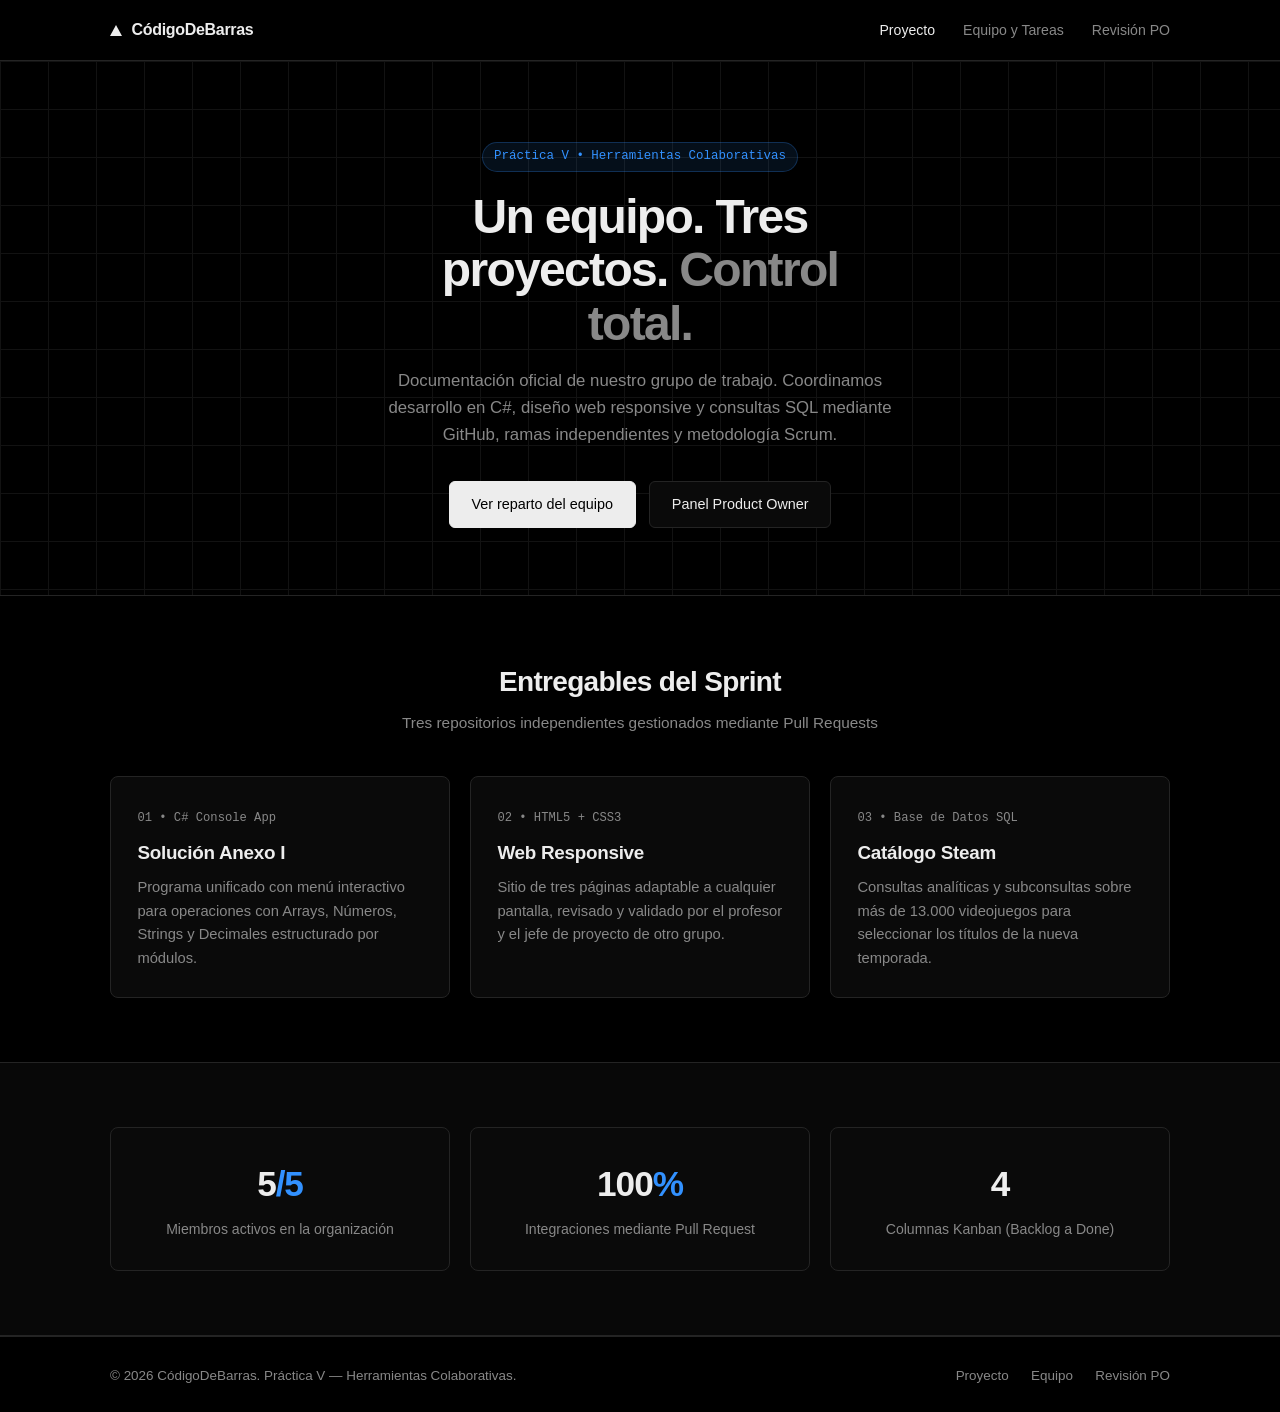
<file: Web/index.html>
<!DOCTYPE html>
<html lang="es">
<head>
  <meta charset="UTF-8">
  <meta name="viewport" content="width=device-width, initial-scale=1.0">
  <title>CódigoDeBarras &mdash; Proyecto Colaborativo</title>
  <link rel="stylesheet" href="css/styles.css">
</head>
<body>
  <header class="navbar">
    <div class="container nav-wrapper">
      <a href="index.html" class="logo">
        <span class="logo-dot"></span>
        CódigoDeBarras
      </a>

      <input type="checkbox" id="menu-toggle" class="menu-checkbox">
      <label for="menu-toggle" class="menu-toggle" aria-label="Abrir menú">
        <span></span>
        <span></span>
      </label>

      <ul class="nav-links">
        <li><a href="index.html" class="active">Proyecto</a></li>
        <li><a href="equipo.html">Equipo y Tareas</a></li>
        <li><a href="contacto.html">Revisión PO</a></li>
      </ul>
    </div>
  </header>

  <main>
    <!-- PORTADA PRINCIPAL -->
    <section class="hero">
      <div class="container">
        <span class="eyebrow">Práctica V &bull; Herramientas Colaborativas</span>
        <h1>Un equipo. Tres proyectos. <span>Control total.</span></h1>
        <p>
          Documentación oficial de nuestro grupo de trabajo. Coordinamos desarrollo en C#,
          diseño web responsive y consultas SQL mediante GitHub, ramas independientes y metodología Scrum.
        </p>
        <div class="hero-actions">
          <a href="equipo.html" class="btn btn-primary">Ver reparto del equipo</a>
          <a href="contacto.html" class="btn btn-secondary">Panel Product Owner</a>
        </div>
      </div>
    </section>
    <section class="section">
      <div class="container">
        <div class="section-header">
          <h2>Entregables del Sprint</h2>
          <p>Tres repositorios independientes gestionados mediante Pull Requests</p>
        </div>

        <div class="grid-3">
          <article class="card">
            <span class="card-tag">01 &bull; C# Console App</span>
            <h3>Solución Anexo I</h3>
            <p>
              Programa unificado con menú interactivo para operaciones con Arrays,
              Números, Strings y Decimales estructurado por módulos.
            </p>
          </article>

          <article class="card">
            <span class="card-tag">02 &bull; HTML5 + CSS3</span>
            <h3>Web Responsive</h3>
            <p>
              Sitio de tres páginas adaptable a cualquier pantalla, revisado y validado
              por el profesor y el jefe de proyecto de otro grupo.
            </p>
          </article>

          <article class="card">
            <span class="card-tag">03 &bull; Base de Datos SQL</span>
            <h3>Catálogo Steam</h3>
            <p>
              Consultas analíticas y subconsultas sobre más de 13.000 videojuegos para
              seleccionar los títulos de la nueva temporada.
            </p>
          </article>
        </div>
      </div>
    </section>

    <section class="section section-alt">
      <div class="container">
        <div class="metrics-grid">
          <div class="metric-card">
            <span class="metric-value">5<span>/5</span></span>
            <span class="metric-label">Miembros activos en la organización</span>
          </div>
          <div class="metric-card">
            <span class="metric-value">100<span>%</span></span>
            <span class="metric-label">Integraciones mediante Pull Request</span>
          </div>
          <div class="metric-card">
            <span class="metric-value">4</span>
            <span class="metric-label">Columnas Kanban (Backlog a Done)</span>
          </div>
        </div>
      </div>
    </section>
  </main>

  <footer>
    <div class="container footer-content">
      <p>&copy; 2026 CódigoDeBarras. Práctica V &mdash; Herramientas Colaborativas.</p>
      <div class="footer-links">
        <a href="index.html">Proyecto</a>
        <a href="equipo.html">Equipo</a>
        <a href="contacto.html">Revisión PO</a>
      </div>
    </div>
  </footer>
</body>
</html>
</file>
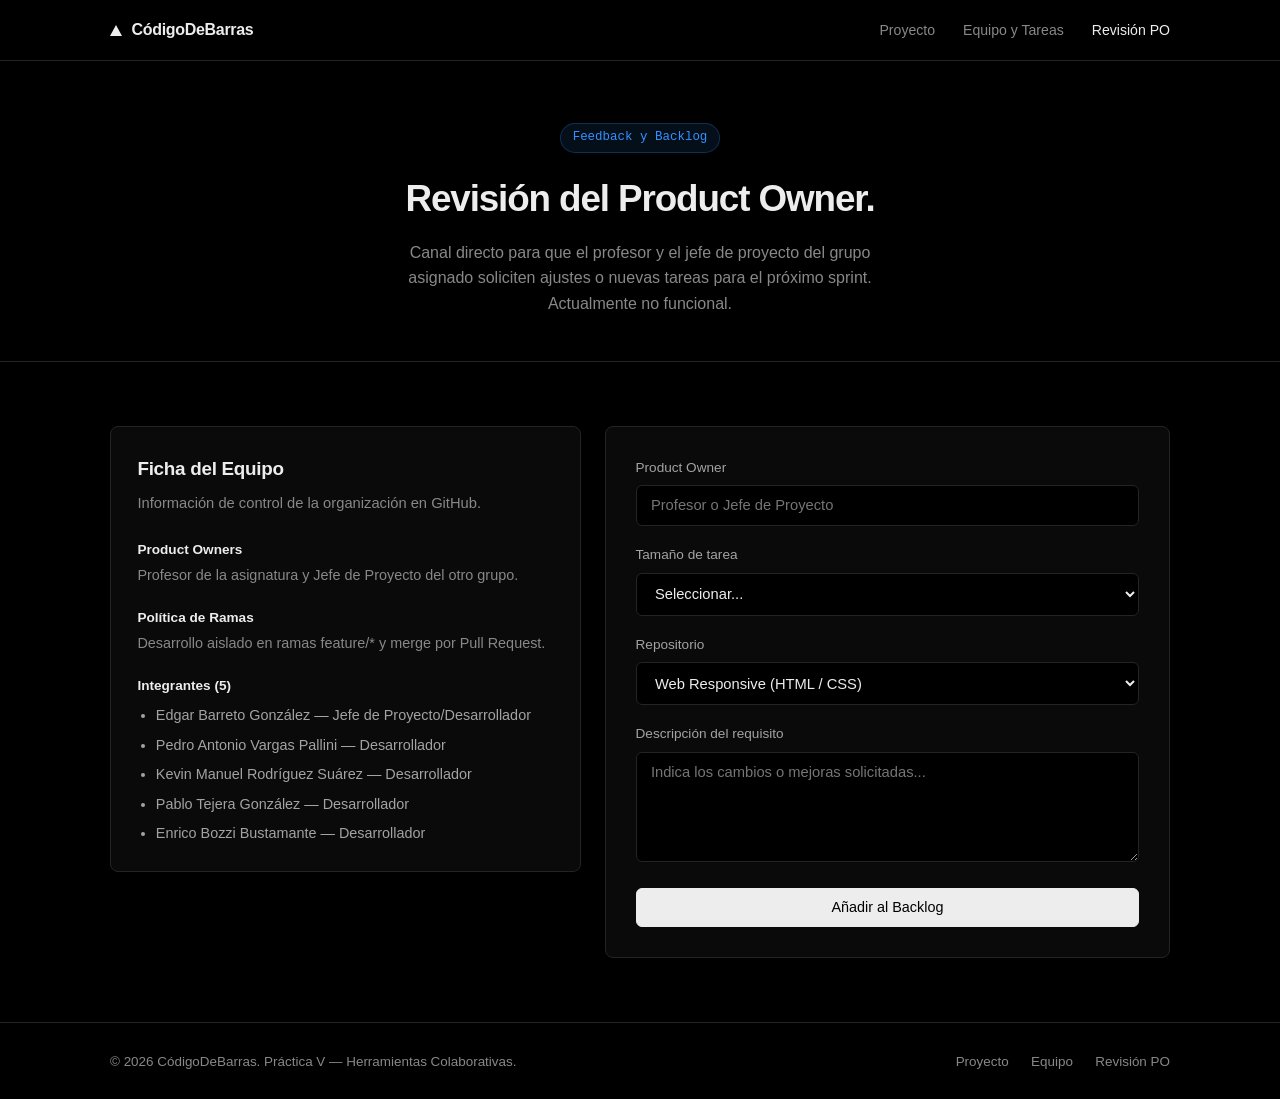
<file: Web/contacto.html>
<!DOCTYPE html>
<html lang="es">
<head>
  <meta charset="UTF-8">
  <meta name="viewport" content="width=device-width, initial-scale=1.0">
  <title>Revisión PO &mdash; CódigoDeBarras</title>
  <link rel="stylesheet" href="css/styles.css">
</head>
<body>
  <header class="navbar">
    <div class="container nav-wrapper">
      <a href="index.html" class="logo">
        <span class="logo-dot"></span>
        CódigoDeBarras
      </a>

      <input type="checkbox" id="menu-toggle" class="menu-checkbox">
      <label for="menu-toggle" class="menu-toggle" aria-label="Abrir menú">
        <span></span>
        <span></span>
      </label>

      <ul class="nav-links">
        <li><a href="index.html">Proyecto</a></li>
        <li><a href="equipo.html">Equipo y Tareas</a></li>
        <li><a href="contacto.html" class="active">Revisión PO</a></li>
      </ul>
    </div>
  </header>

  <main>
    <section class="page-header">
      <div class="container">
        <span class="eyebrow">Feedback y Backlog</span>
        <h1>Revisión del Product Owner.</h1>
        <p>
          Canal directo para que el profesor y el jefe de proyecto del grupo asignado
          soliciten ajustes o nuevas tareas para el próximo sprint.
          Actualmente no funcional.
        </p>
      </div>
    </section>

    <section class="section">
      <div class="container contact-layout">
        <!-- COLUMNA IZQUIERDA: FICHA DEL EQUIPO -->
        <div class="card">
          <h3>Ficha del Equipo</h3>
          <p style="margin-bottom: 1.5rem;">
            Información de control de la organización en GitHub.
          </p>

          <div class="info-block">
            <h4>Product Owners</h4>
            <p>Profesor de la asignatura y Jefe de Proyecto del otro grupo.</p>
          </div>

          <div class="info-block">
            <h4>Política de Ramas</h4>
            <p>Desarrollo aislado en ramas feature/* y merge por Pull Request.</p>
          </div>

          
          <div class="info-block" style="margin-bottom: 0;">
            <h4>Integrantes (5)</h4>
            <ul class="task-list" style="margin-top: 0.45rem;">
              <li>Edgar Barreto González &mdash; Jefe de Proyecto/Desarrollador</li>
              <li>Pedro Antonio Vargas Pallini &mdash; Desarrollador</li>
              <li>Kevin Manuel Rodríguez Suárez &mdash; Desarrollador</li>
              <li>Pablo Tejera González &mdash; Desarrollador</li>
              <li style="margin-bottom: 0;">Enrico Bozzi Bustamante &mdash; Desarrollador</li>
            </ul>
          </div>
        </div>

        
        <form class="form-card" action="#" method="post">
          <div class="form-group">
            <label for="po-nombre">Product Owner</label>
            <input
              type="text"
              id="po-nombre"
              name="po-nombre"
              class="form-control"
              placeholder="Profesor o Jefe de Proyecto"
              required
            >
          </div>

          <div class="form-group">
            <label for="etiqueta">Tamaño de tarea</label>
            <select id="etiqueta" name="etiqueta" class="form-control" required>
              <option value="">Seleccionar...</option>
              <option value="low">Low</option>
              <option value="medium">Medium</option>
              <option value="high">High (dividir antes del sprint)</option>
            </select>
          </div>

          <div class="form-group">
            <label for="repositorio">Repositorio</label>
            <select id="repositorio" name="repositorio" class="form-control" required>
              <option value="web">Web Responsive (HTML / CSS)</option>
              <option value="csharp">Proyecto C# (Anexo I)</option>
              <option value="sql">Consultas SQL Steam (Anexo II)</option>
            </select>
          </div>

          <div class="form-group">
            <label for="detalle">Descripción del requisito</label>
            <textarea
              id="detalle"
              name="detalle"
              class="form-control"
              placeholder="Indica los cambios o mejoras solicitadas..."
              required
              minlength="10"
            ></textarea>
          </div>

          <button type="submit" class="btn btn-primary" style="width: 100%;">
            Añadir al Backlog
          </button>
        </form>
      </div>
    </section>
  </main>

  <footer>
    <div class="container footer-content">
      <p>&copy; 2026 CódigoDeBarras. Práctica V &mdash; Herramientas Colaborativas.</p>
      <div class="footer-links">
        <a href="index.html">Proyecto</a>
        <a href="equipo.html">Equipo</a>
        <a href="contacto.html">Revisión PO</a>
      </div>
    </div>
  </footer>
</body>
</html>
</file>
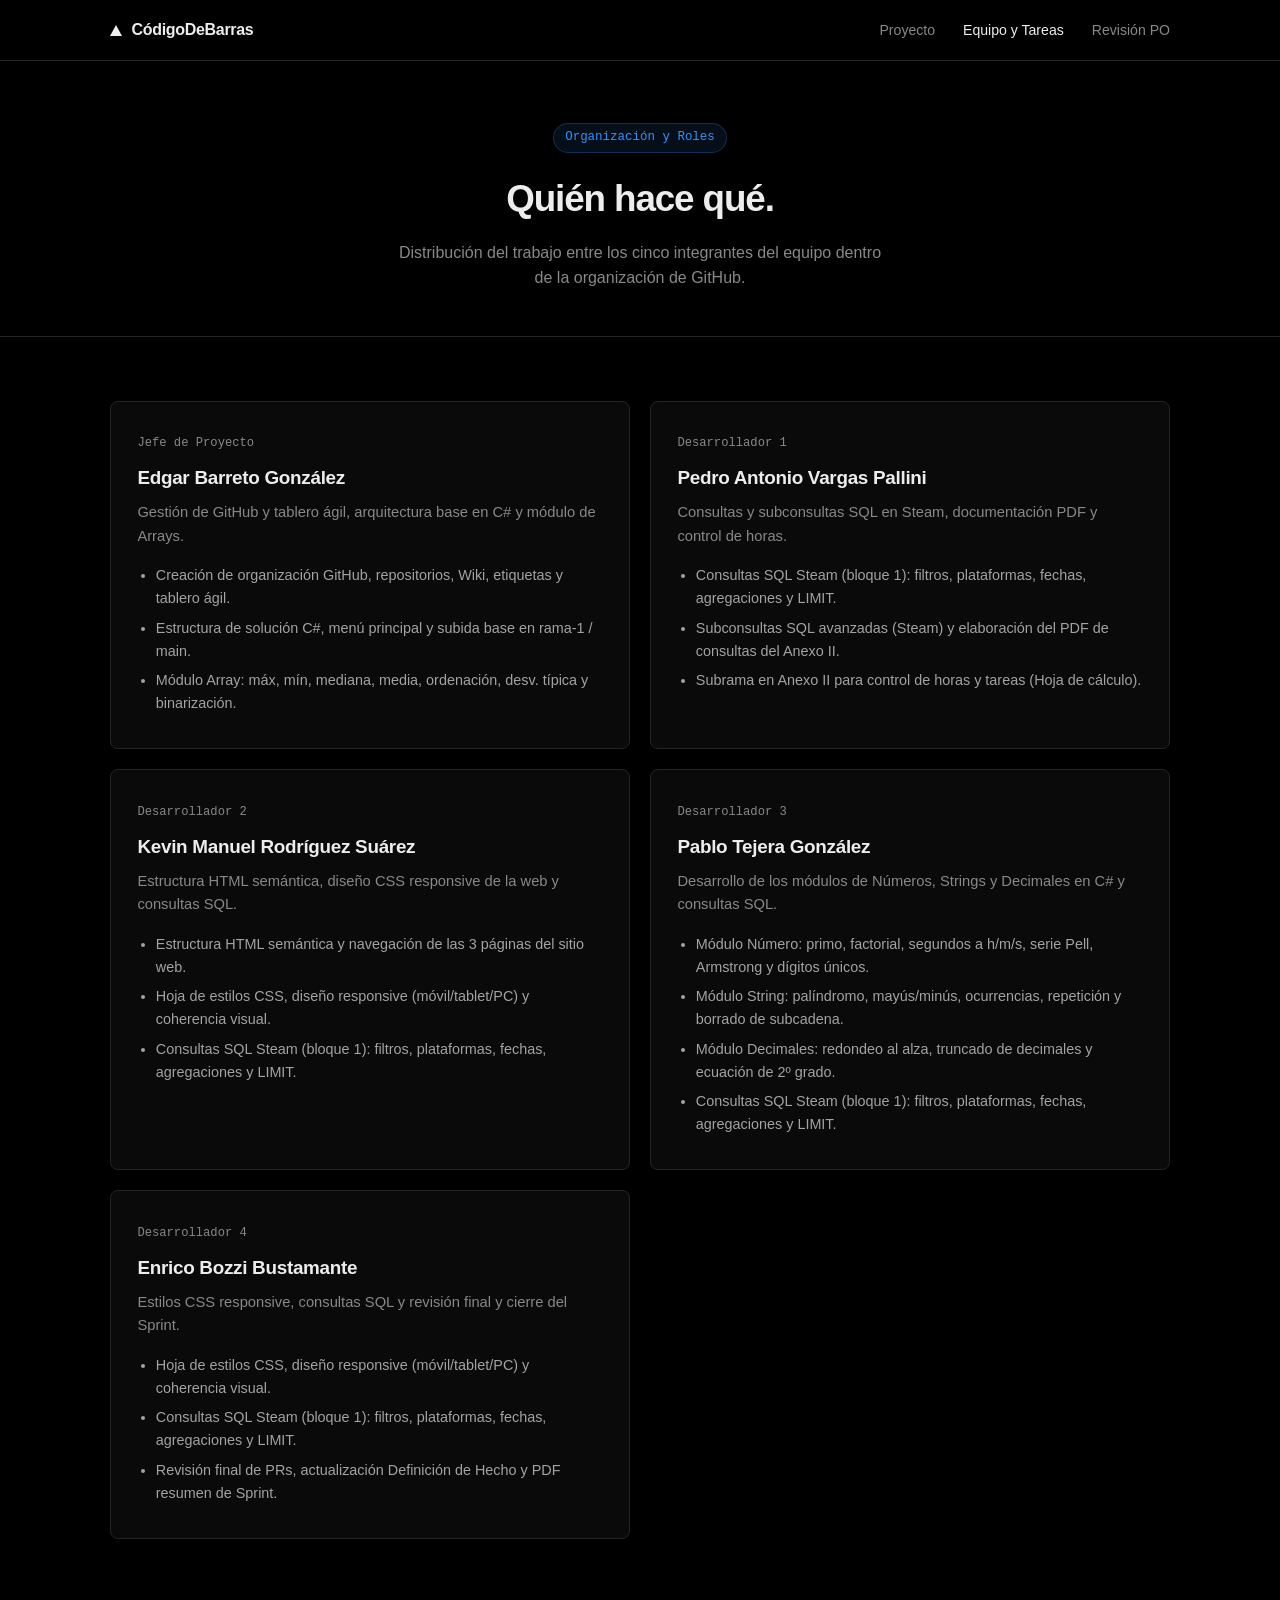
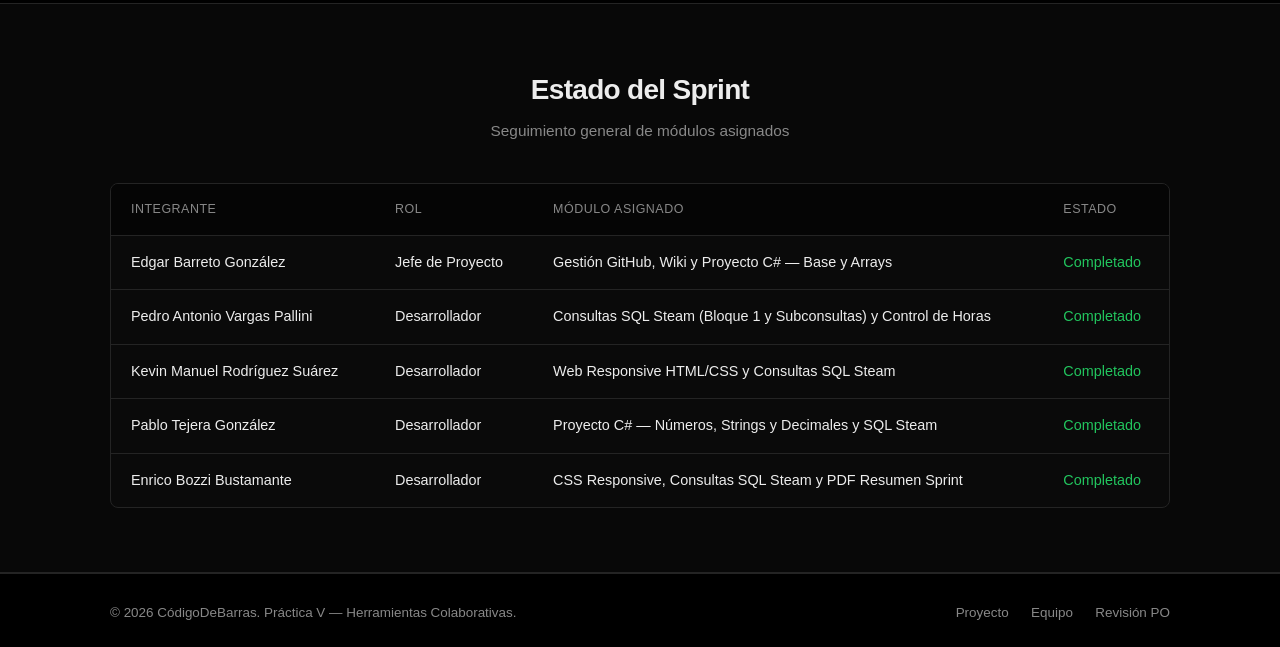
<file: Web/equipo.html>
<!DOCTYPE html>
<html lang="es">
<head>
  <meta charset="UTF-8">
  <meta name="viewport" content="width=device-width, initial-scale=1.0">
  <title>Equipo y Tareas &mdash; CódigoDeBarras</title>
  <link rel="stylesheet" href="css/styles.css">
</head>
<body>
  <header class="navbar">
    <div class="container nav-wrapper">
      <a href="index.html" class="logo">
        <span class="logo-dot"></span>
         CódigoDeBarras
      </a>

      <input type="checkbox" id="menu-toggle" class="menu-checkbox">
      <label for="menu-toggle" class="menu-toggle" aria-label="Abrir menú">
        <span></span>
        <span></span>
      </label>

      <ul class="nav-links">
        <li><a href="index.html">Proyecto</a></li>
        <li><a href="equipo.html" class="active">Equipo y Tareas</a></li>
        <li><a href="contacto.html">Revisión PO</a></li>
      </ul>
    </div>
  </header>

  <main>
    <section class="page-header">
      <div class="container">
        <span class="eyebrow">Organización y Roles</span>
        <h1>Quién hace qué.</h1>
        <p>
          Distribución del trabajo entre los cinco integrantes del equipo dentro de la
          organización de GitHub.
        </p>
      </div>
    </section>

    <section class="section">
          <div class="container">
            <div class="grid-2">
    
              <!-- ================= Edgar Barreto González ================= -->
              <article class="card">
                <span class="card-tag">Jefe de Proyecto</span>
                <h3>Edgar Barreto González</h3>
                <p>Gestión de GitHub y tablero ágil, arquitectura base en C# y módulo de Arrays.</p>
                <ul class="task-list">
                  <li>Creación de organización GitHub, repositorios, Wiki, etiquetas y tablero ágil.</li>
                  <li>Estructura de solución C#, menú principal y subida base en rama-1 / main.</li>
                  <li>Módulo Array: máx, mín, mediana, media, ordenación, desv. típica y binarización.</li>
                </ul>
              </article>
    
              <!-- ================= Pedro Antonio Vargas Pallini ================= -->
              <article class="card">
                <span class="card-tag">Desarrollador 1</span>
                <h3>Pedro Antonio Vargas Pallini</h3>
                <p>Consultas y subconsultas SQL en Steam, documentación PDF y control de horas.</p>
                <ul class="task-list">
                  <li>Consultas SQL Steam (bloque 1): filtros, plataformas, fechas, agregaciones y LIMIT.</li>
                  <li>Subconsultas SQL avanzadas (Steam) y elaboración del PDF de consultas del Anexo II.</li>
                  <li>Subrama en Anexo II para control de horas y tareas (Hoja de cálculo).</li>
                </ul>
              </article>
    
              <!-- ================= Kevin Manuel Rodríguez Suárez ================= -->
              <article class="card">
                <span class="card-tag">Desarrollador 2</span>
                <h3>Kevin Manuel Rodríguez Suárez</h3>
                <p>Estructura HTML semántica, diseño CSS responsive de la web y consultas SQL.</p>
                <ul class="task-list">
                  <li>Estructura HTML semántica y navegación de las 3 páginas del sitio web.</li>
                  <li>Hoja de estilos CSS, diseño responsive (móvil/tablet/PC) y coherencia visual.</li>
                  <li>Consultas SQL Steam (bloque 1): filtros, plataformas, fechas, agregaciones y LIMIT.</li>
                </ul>
              </article>
    
              <!-- ================= Pablo Tejera González ================= -->
              <article class="card">
                <span class="card-tag">Desarrollador 3</span>
                <h3>Pablo Tejera González</h3>
                <p>Desarrollo de los módulos de Números, Strings y Decimales en C# y consultas SQL.</p>
                <ul class="task-list">
                  <li>Módulo Número: primo, factorial, segundos a h/m/s, serie Pell, Armstrong y dígitos únicos.</li>
                  <li>Módulo String: palíndromo, mayús/minús, ocurrencias, repetición y borrado de subcadena.</li>
                  <li>Módulo Decimales: redondeo al alza, truncado de decimales y ecuación de 2º grado.</li>
                  <li>Consultas SQL Steam (bloque 1): filtros, plataformas, fechas, agregaciones y LIMIT.</li>
                </ul>
              </article>
    
              <!-- ================= Enrico Bozzi Bustamante ================= -->
              <article class="card">
                <span class="card-tag">Desarrollador 4</span>
                <h3>Enrico Bozzi Bustamante</h3>
                <p>Estilos CSS responsive, consultas SQL y revisión final y cierre del Sprint.</p>
                <ul class="task-list">
                  <li>Hoja de estilos CSS, diseño responsive (móvil/tablet/PC) y coherencia visual.</li>
                  <li>Consultas SQL Steam (bloque 1): filtros, plataformas, fechas, agregaciones y LIMIT.</li>
                  <li>Revisión final de PRs, actualización Definición de Hecho y PDF resumen de Sprint.</li>
                </ul>
              </article>
    
            </div>
          </div>
        </section>

    <!-- TABLA RESUMEN -->
    <section class="section section-alt">
      <div class="container">
        <div class="section-header">
          <h2>Estado del Sprint</h2>
          <p>Seguimiento general de módulos asignados</p>
        </div>

        <div class="table-wrapper">
          <table>
            <thead>
              <tr>
                <th>Integrante</th>
                <th>Rol</th>
                <th>Módulo Asignado</th>
                <th>Estado</th>
              </tr>
            </thead>
            <tbody>
              <tr>
                <td>Edgar Barreto González</td>
                <td>Jefe de Proyecto</td>
                <td>Gestión GitHub, Wiki y Proyecto C# &mdash; Base y Arrays</td>
                <td class="status-done">Completado</td>
              </tr>
              <tr>
                <td>Pedro Antonio Vargas Pallini</td>
                <td>Desarrollador</td>
                <td>Consultas SQL Steam (Bloque 1 y Subconsultas) y Control de Horas</td>
                <td class="status-done">Completado</td>
              </tr>
              <tr>
                <td>Kevin Manuel Rodríguez Suárez</td>
                <td>Desarrollador</td>
                <td>Web Responsive HTML/CSS y Consultas SQL Steam</td>
                <td class="status-done">Completado</td>
              </tr>
              <tr>
                <td>Pablo Tejera González</td>
                <td>Desarrollador</td>
                <td>Proyecto C# &mdash; Números, Strings y Decimales y SQL Steam</td>
                <td class="status-doing">Completado</td>
              </tr>
              <tr>
                <td>Enrico Bozzi Bustamante</td>
                <td>Desarrollador</td>
                <td>CSS Responsive, Consultas SQL Steam y PDF Resumen Sprint</td>
                <td class="status-done">Completado</td>
              </tr>
            </tbody>
          </table>
        </div>
      </div>
    </section>
  </main>

  <footer>
    <div class="container footer-content">
      <p>&copy; 2026 CódigoDeBarras. Práctica V &mdash; Herramientas Colaborativas.</p>
      <div class="footer-links">
        <a href="index.html">Proyecto</a>
        <a href="equipo.html">Equipo</a>
        <a href="contacto.html">Revisión PO</a>
      </div>
    </div>
  </footer>
</body>
</html>
</file>
<file: Web/css/styles.css>
/* Colores y variables estilo Vercel */
:root {
  --bg: #000000;
  --bg-alt: #080808;
  --card: #0a0a0a;
  --card-hover: #111111;
  --border: #242424;
  --border-hover: #444444;
  --text: #ededed;
  --text-muted: #888888;
  --text-list: #a3a3a3;
  --blue: #3291ff;
  --green: #22c55e;
  --yellow: #f5a623;
  --radius: 8px;
}

* {
  box-sizing: border-box;
  margin: 0;
  padding: 0;
}

body {
  font-family: -apple-system, BlinkMacSystemFont, "Segoe UI", Roboto, Inter, sans-serif;
  background-color: var(--bg);
  color: var(--text);
  line-height: 1.6;
  min-height: 100vh;
  display: flex;
  flex-direction: column;
  overflow-x: hidden;
}

a {
  color: inherit;
  text-decoration: none;
}

.container {
  width: 90%;
  max-width: 1060px;
  margin: 0 auto;
}

/* Navbar */
.navbar {
  background-color: rgba(0, 0, 0, 0.88);
  border-bottom: 1px solid var(--border);
  position: sticky;
  top: 0;
  z-index: 100;
}

.nav-wrapper {
  display: flex;
  justify-content: space-between;
  align-items: center;
  height: 60px;
}

.logo {
  display: flex;
  align-items: center;
  gap: 0.6rem;
  font-size: 1rem;
  font-weight: 600;
  letter-spacing: -0.02em;
  color: var(--text);
}

/* Triángulo estilo Vercel */
.logo-dot {
  width: 0;
  height: 0;
  border-left: 6px solid transparent;
  border-right: 6px solid transparent;
  border-bottom: 11px solid var(--text);
}

.nav-links {
  list-style: none;
  display: flex;
  align-items: center;
  gap: 1.75rem;
}

.nav-links a {
  font-size: 0.88rem;
  color: var(--text-muted);
  transition: color 0.15s ease;
}

.nav-links a:hover,
.nav-links a.active {
  color: var(--text);
}

.nav-links a.active {
  font-weight: 500;
}

.menu-checkbox {
  display: none;
}

.menu-toggle {
  display: none;
  flex-direction: column;
  gap: 5px;
  cursor: pointer;
}

.menu-toggle span {
  width: 22px;
  height: 2px;
  background-color: var(--text);
}

/* Botones */
.btn {
  display: inline-block;
  padding: 0.68rem 1.35rem;
  border-radius: 6px;
  font-size: 0.9rem;
  font-weight: 500;
  cursor: pointer;
  border: 1px solid transparent;
  transition: background-color 0.15s ease, border-color 0.15s ease, color 0.15s ease;
  text-align: center;
}

.btn-primary {
  background-color: var(--text);
  color: #000000;
  border-color: var(--text);
}

.btn-primary:hover {
  background-color: #d4d4d4;
  border-color: #d4d4d4;
}

.btn-secondary {
  background-color: var(--card);
  color: var(--text);
  border-color: var(--border);
}

.btn-secondary:hover {
  background-color: #161616;
  border-color: var(--border-hover);
}

/* Portada y cabeceras */
main {
  flex: 1;
}

.hero {
  background-color: var(--bg);
  background-image:
    linear-gradient(to right, #121212 1px, transparent 1px),
    linear-gradient(to bottom, #121212 1px, transparent 1px);
  background-size: 48px 48px;
  padding: 5rem 0 4.2rem;
  text-align: center;
  border-bottom: 1px solid var(--border);
}

.eyebrow {
  display: inline-block;
  font-family: ui-monospace, SFMono-Regular, Menlo, Consolas, monospace;
  font-size: 0.78rem;
  color: var(--blue);
  background-color: rgba(50, 145, 255, 0.1);
  border: 1px solid rgba(50, 145, 255, 0.25);
  padding: 0.25rem 0.7rem;
  border-radius: 999px;
  margin-bottom: 1.1rem;
}

.hero h1 {
  font-size: 3rem;
  font-weight: 700;
  line-height: 1.12;
  letter-spacing: -0.035em;
  max-width: 18ch;
  margin: 0 auto 1.1rem;
}

.hero h1 span {
  color: var(--text-muted);
}

.hero p {
  color: var(--text-muted);
  font-size: 1.05rem;
  max-width: 56ch;
  margin: 0 auto 2rem;
}

.hero-actions {
  display: flex;
  justify-content: center;
  flex-wrap: wrap;
  gap: 0.85rem;
}

.page-header {
  background-color: var(--bg);
  padding: 3.8rem 0 2.8rem;
  text-align: center;
  border-bottom: 1px solid var(--border);
}

.page-header h1 {
  font-size: 2.3rem;
  font-weight: 700;
  letter-spacing: -0.03em;
  margin-bottom: 0.65rem;
}

.page-header p {
  color: var(--text-muted);
  font-size: 1rem;
  max-width: 56ch;
  margin: 0 auto;
}

/* Secciones y tarjetas */
.section {
  padding: 4rem 0;
}

.section-alt {
  background-color: var(--bg-alt);
  border-top: 1px solid var(--border);
  border-bottom: 1px solid var(--border);
}

.section-header {
  text-align: center;
  margin-bottom: 2.5rem;
}

.section-header h2 {
  font-size: 1.75rem;
  font-weight: 600;
  letter-spacing: -0.025em;
  margin-bottom: 0.4rem;
}

.section-header p {
  color: var(--text-muted);
  font-size: 0.96rem;
}

.grid-3 {
  display: grid;
  grid-template-columns: repeat(3, 1fr);
  gap: 1.25rem;
}

.grid-2 {
  display: grid;
  grid-template-columns: repeat(2, 1fr);
  gap: 1.25rem;
}

.card {
  background-color: var(--card);
  border: 1px solid var(--border);
  border-radius: var(--radius);
  padding: 1.65rem;
  transition: border-color 0.15s ease, background-color 0.15s ease;
}

.card:hover {
  background-color: var(--card-hover);
  border-color: var(--border-hover);
}

.card-tag {
  display: inline-block;
  font-family: ui-monospace, SFMono-Regular, Menlo, Consolas, monospace;
  font-size: 0.76rem;
  color: var(--text-muted);
  margin-bottom: 0.6rem;
}

.card h3 {
  font-size: 1.18rem;
  font-weight: 600;
  letter-spacing: -0.015em;
  margin-bottom: 0.5rem;
}

.card p {
  color: var(--text-muted);
  font-size: 0.92rem;
}

.task-list {
  margin-top: 1rem;
  padding-left: 1.15rem;
  color: var(--text-list);
  font-size: 0.9rem;
}

.task-list li {
  margin-bottom: 0.4rem;
}

.branch-pill {
  display: inline-block;
  margin-top: 1rem;
  padding: 0.25rem 0.65rem;
  border-radius: 5px;
  background-color: #111111;
  border: 1px solid var(--border);
  color: var(--text-muted);
  font-family: ui-monospace, SFMono-Regular, Menlo, Consolas, monospace;
  font-size: 0.78rem;
}

/* Métricas */
.metrics-grid {
  display: grid;
  grid-template-columns: repeat(3, 1fr);
  gap: 1.25rem;
  text-align: center;
}

.metric-card {
  background-color: var(--card);
  border: 1px solid var(--border);
  border-radius: var(--radius);
  padding: 1.75rem 1.25rem;
}

.metric-value {
  display: block;
  font-size: 2.2rem;
  font-weight: 700;
  letter-spacing: -0.03em;
  color: var(--text);
  margin-bottom: 0.25rem;
}

.metric-value span {
  color: var(--blue);
}

.metric-label {
  color: var(--text-muted);
  font-size: 0.88rem;
}

/* Tabla */
.table-wrapper {
  overflow-x: auto;
  background-color: var(--card);
  border: 1px solid var(--border);
  border-radius: var(--radius);
}

table {
  width: 100%;
  border-collapse: collapse;
  min-width: 600px;
}

th,
td {
  padding: 0.95rem 1.25rem;
  text-align: left;
  border-bottom: 1px solid var(--border);
  font-size: 0.9rem;
}

th {
  color: var(--text-muted);
  font-weight: 500;
  font-size: 0.78rem;
  text-transform: uppercase;
  letter-spacing: 0.04em;
  background-color: #050505;
}

tr:last-child td {
  border-bottom: none;
}

.status-done {
  color: var(--green);
  font-weight: 500;
}

.status-doing {
  color: var(--green);
  font-weight: 500;
}

/* Contacto y formulario */
.contact-layout {
  display: grid;
  grid-template-columns: 1fr 1.2fr;
  gap: 1.5rem;
  align-items: start;
}

.info-block {
  margin-bottom: 1.25rem;
}

.info-block h4 {
  font-size: 0.85rem;
  font-weight: 600;
  color: var(--text);
  margin-bottom: 0.2rem;
}

.info-block p {
  color: var(--text-muted);
  font-size: 0.9rem;
}

.form-card {
  background-color: var(--card);
  border: 1px solid var(--border);
  border-radius: var(--radius);
  padding: 1.85rem;
}

.form-group {
  margin-bottom: 1.15rem;
}

.form-group label {
  display: block;
  font-size: 0.85rem;
  font-weight: 500;
  color: var(--text-list);
  margin-bottom: 0.4rem;
}

.form-control {
  width: 100%;
  padding: 0.72rem 0.9rem;
  background-color: var(--bg);
  border: 1px solid var(--border);
  border-radius: 6px;
  color: var(--text);
  font-family: inherit;
  font-size: 0.92rem;
  transition: border-color 0.15s ease;
}

.form-control:focus {
  outline: none;
  border-color: var(--text);
}

textarea.form-control {
  min-height: 110px;
  resize: vertical;
}

.alert-success {
  display: none;
  background-color: rgba(34, 197, 94, 0.1);
  border: 1px solid var(--green);
  color: var(--green);
  padding: 0.8rem 1rem;
  border-radius: 6px;
  margin-bottom: 1.1rem;
  font-size: 0.88rem;
}

.alert-success:target {
  display: block;
}

/* Footer */
footer {
  border-top: 1px solid var(--border);
  padding: 1.75rem 0;
  margin-top: auto;
  background-color: var(--bg);
}

.footer-content {
  display: flex;
  justify-content: space-between;
  align-items: center;
  flex-wrap: wrap;
  gap: 1rem;
  color: var(--text-muted);
  font-size: 0.84rem;
}

.footer-links {
  display: flex;
  gap: 1.4rem;
}

.footer-links a:hover {
  color: var(--text);
}

/* Responsive */
@media (max-width: 860px) {
  .contact-layout {
    grid-template-columns: 1fr;
  }

  .grid-3,
  .metrics-grid {
    grid-template-columns: repeat(2, 1fr);
  }
}

@media (max-width: 640px) {
  .menu-toggle {
    display: flex;
  }

  .nav-links {
    display: none;
    flex-direction: column;
    align-items: flex-start;
    position: absolute;
    top: 60px;
    left: 0;
    width: 100%;
    background-color: var(--bg);
    border-bottom: 1px solid var(--border);
    padding: 1.2rem 5%;
    gap: 1rem;
  }

  .menu-checkbox:checked ~ .nav-links {
    display: flex;
  }

  .grid-3,
  .grid-2,
  .metrics-grid {
    grid-template-columns: 1fr;
  }

  .hero {
    padding: 3.5rem 0 2.8rem;
  }

  .hero h1 {
    font-size: 2.1rem;
  }

  .hero-actions .btn {
    width: 100%;
  }

  .footer-content {
    flex-direction: column;
    text-align: center;
  }
}
</file>
